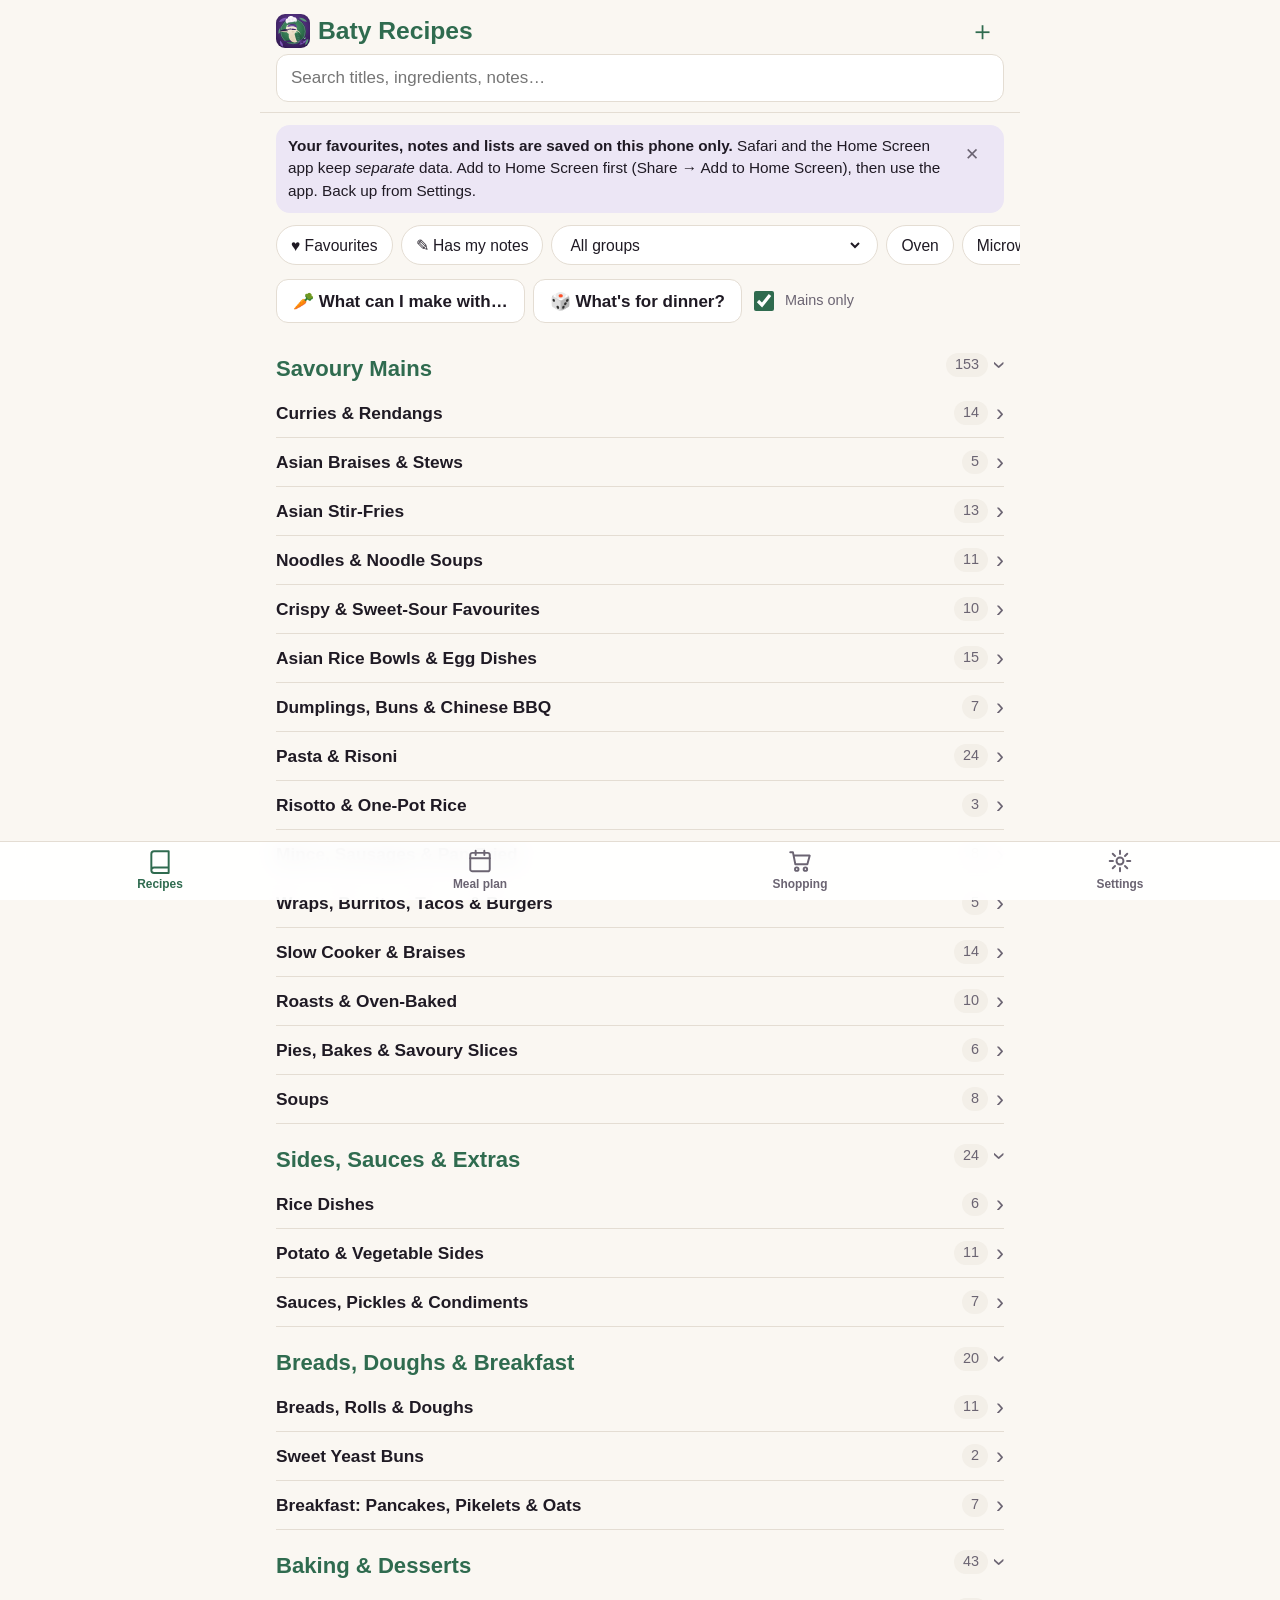
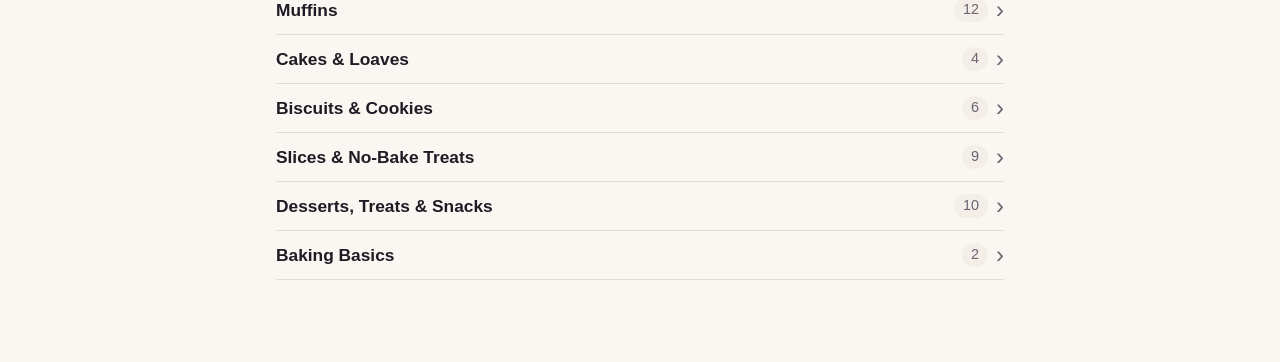
<file: index.html>
<!doctype html>
<html lang="en-AU">
<head>
  <meta charset="utf-8">
  <!-- viewport-fit=cover lets the app use the full iPhone screen; we add safe-area padding in CSS -->
  <meta name="viewport" content="width=device-width, initial-scale=1, viewport-fit=cover">
  <title>Baty Recipes</title>

  <!-- Keep search engines away (see also robots.txt). The site is still public to anyone with the link. -->
  <meta name="robots" content="noindex, nofollow">

  <!-- Installable app (PWA) settings -->
  <link rel="manifest" href="manifest.webmanifest">
  <meta name="theme-color" content="#2f6b4f">
  <meta name="mobile-web-app-capable" content="yes">
  <meta name="apple-mobile-web-app-capable" content="yes">
  <meta name="apple-mobile-web-app-title" content="Baty Recipes">
  <meta name="apple-mobile-web-app-status-bar-style" content="default">
  <link rel="apple-touch-icon" href="icons/apple-touch-icon.png">
  <link rel="icon" type="image/svg+xml" href="icons/icon.svg">
  <link rel="icon" type="image/png" sizes="192x192" href="icons/icon-192.png">

  <link rel="stylesheet" href="css/app.css">
  <link rel="stylesheet" href="css/print.css" media="print">

  <!-- Apply the saved theme and text size before the page draws, so there is no flash -->
  <script>
    try {
      var s = JSON.parse(localStorage.getItem('baty.settings') || '{}');
      if (s.theme === 'light' || s.theme === 'dark') document.documentElement.dataset.theme = s.theme;
      if (s.textSize) document.documentElement.dataset.text = s.textSize;
    } catch (e) { /* storage blocked: defaults are fine */ }
  </script>
</head>
<body>
  <a class="skip" href="#view">Skip to content</a>

  <!-- Each page ("view") is drawn into here by js/app.js -->
  <main id="view" tabindex="-1">
    <p class="loading">Loading recipes…</p>
  </main>

  <!-- Running timers float above the tab bar on every page -->
  <div id="timer-tray" class="timer-tray" aria-live="polite" hidden></div>

  <nav class="tabbar" aria-label="Main">
    <a href="#/" data-tab="home"><svg aria-hidden="true" viewBox="0 0 24 24"><path d="M4 5.5A2.5 2.5 0 0 1 6.5 3H20v15H6.5A2.5 2.5 0 0 0 4 20.5zM4 20.5A2.5 2.5 0 0 0 6.5 23H20v-5"/></svg><span>Recipes</span></a>
    <a href="#/plan" data-tab="plan"><svg aria-hidden="true" viewBox="0 0 24 24"><rect x="3" y="4.5" width="18" height="17" rx="2"/><path d="M3 9.5h18M8 2.5v4M16 2.5v4"/></svg><span>Meal plan</span></a>
    <a href="#/shopping" data-tab="shopping"><svg aria-hidden="true" viewBox="0 0 24 24"><path d="M3 4h2.5l2.2 11h11.1L21 7H6.3"/><circle cx="9" cy="19.5" r="1.6"/><circle cx="17" cy="19.5" r="1.6"/></svg><span>Shopping</span><b class="badge" id="shop-count" hidden></b></a>
    <a href="#/settings" data-tab="settings"><svg aria-hidden="true" viewBox="0 0 24 24"><circle cx="12" cy="12" r="3.2"/><path d="M12 2.5v3M12 18.5v3M2.5 12h3M18.5 12h3M5.3 5.3l2.1 2.1M16.6 16.6l2.1 2.1M5.3 18.7l2.1-2.1M16.6 7.4l2.1-2.1"/></svg><span>Settings</span></a>
  </nav>

  <div id="toast" class="toast" role="status" aria-live="polite" hidden></div>

  <!-- Full-screen alert shown when a timer finishes -->
  <div id="alarm" class="alarm" role="alertdialog" aria-labelledby="alarm-title" hidden>
    <div class="alarm-box">
      <p class="alarm-icon" aria-hidden="true">⏰</p>
      <h2 id="alarm-title">Time's up!</h2>
      <p id="alarm-text"></p>
      <button class="btn primary big" id="alarm-stop">Stop alarm</button>
    </div>
  </div>

  <script type="module" src="js/app.js"></script>
</body>
</html>
</file>
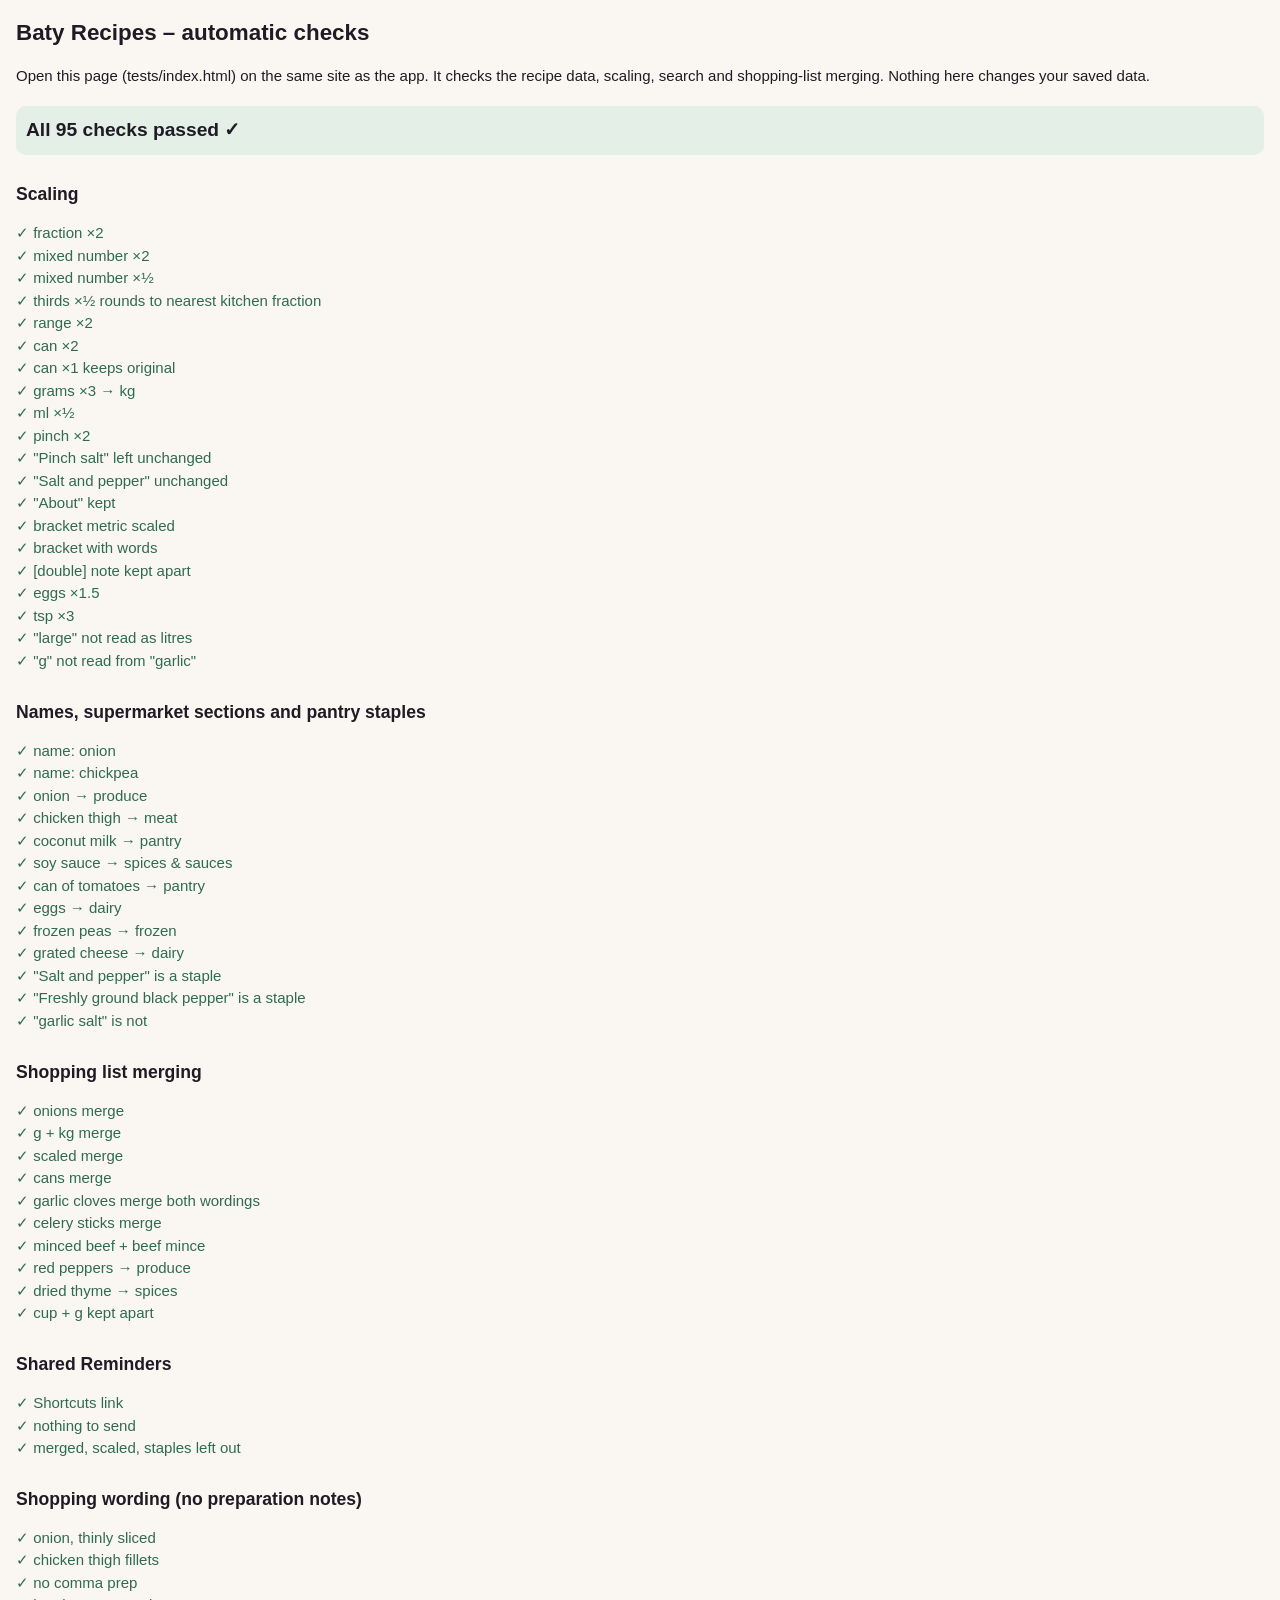
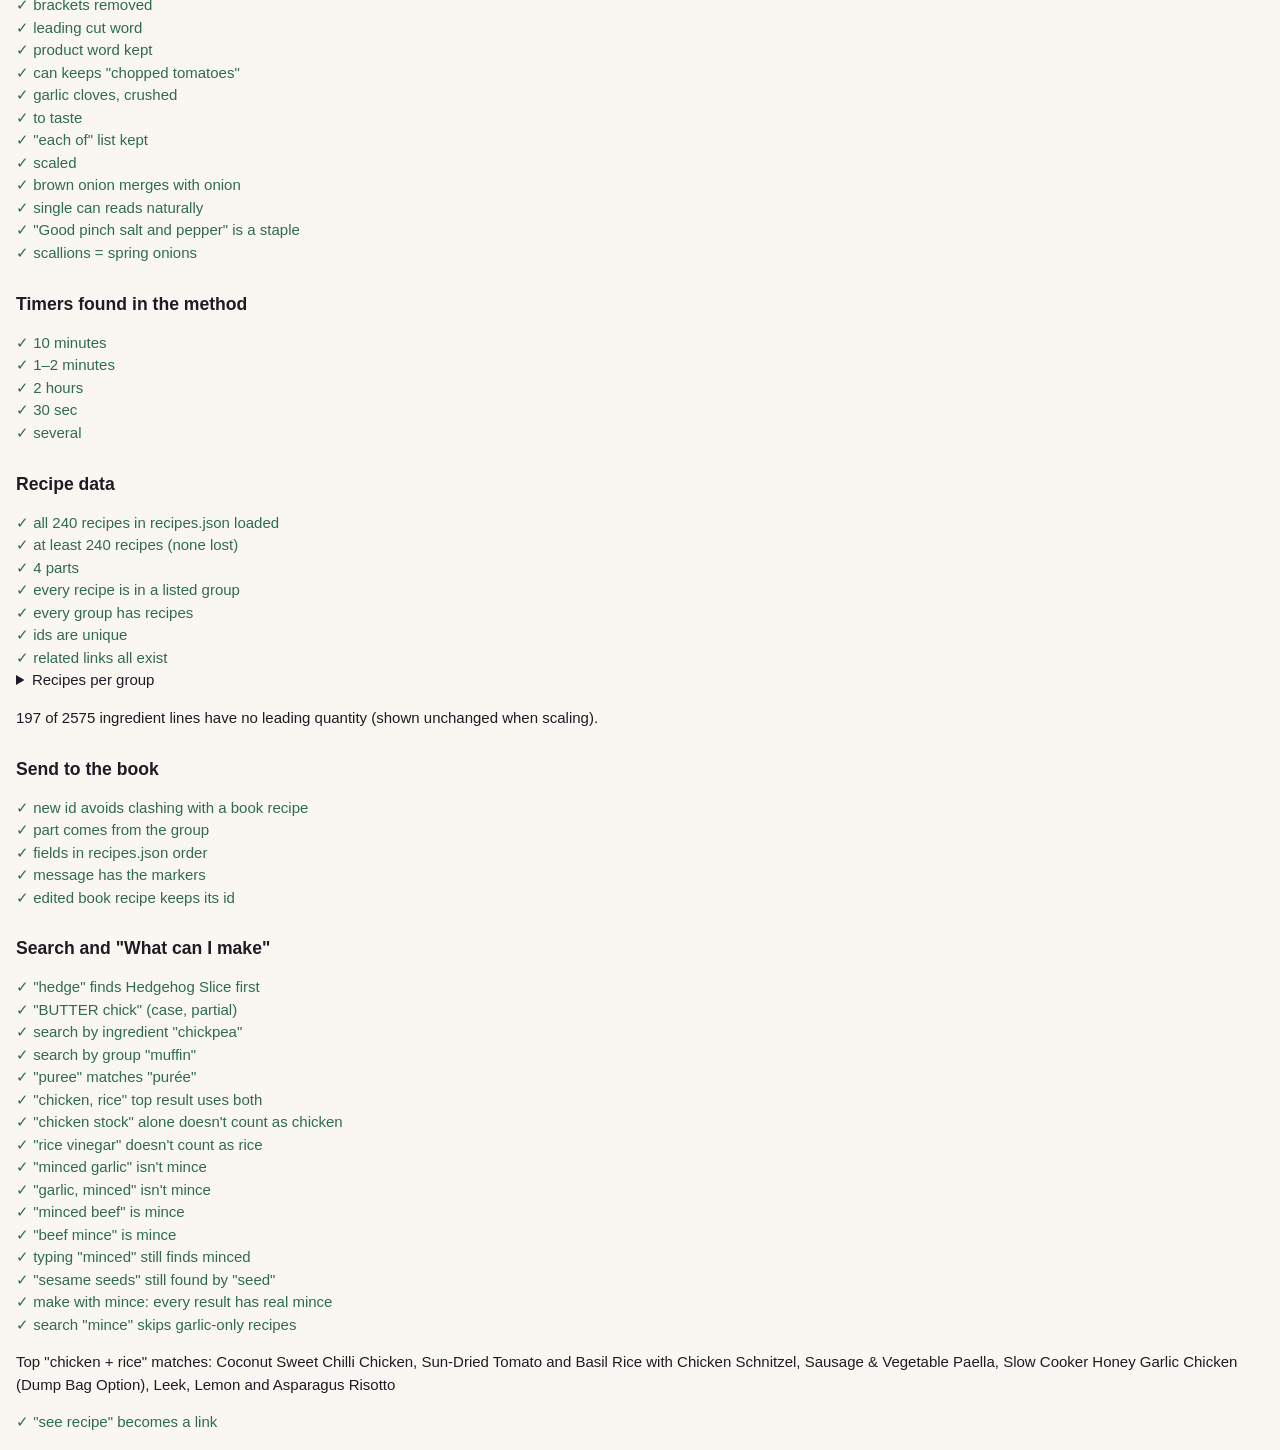
<file: tests/index.html>
<!doctype html>
<html lang="en-AU">
<head>
  <meta charset="utf-8">
  <meta name="viewport" content="width=device-width, initial-scale=1">
  <meta name="robots" content="noindex, nofollow">
  <title>Baty Recipes – checks</title>
  <style>
    body { font: 15px/1.5 -apple-system, Segoe UI, sans-serif; margin: 16px; background: #faf7f2; color: #1f1a24; }
    h1 { font-size: 1.4rem; } h2 { font-size: 1.1rem; margin-top: 1.5em; }
    .pass { color: #2f6b4f; } .fail { color: #b3261e; font-weight: 700; }
    code { background: #eee; padding: 0 4px; border-radius: 4px; }
    #summary { font-size: 1.2rem; font-weight: 700; padding: 10px; border-radius: 10px; background: #e3efe7; }
    #summary.bad { background: #fde2e0; }
  </style>
</head>
<body>
  <h1>Baty Recipes – automatic checks</h1>
  <p>Open this page (tests/index.html) on the same site as the app. It checks the recipe data, scaling, search and shopping-list merging. Nothing here changes your saved data.</p>
  <p id="summary">Running…</p>
  <div id="out"></div>

  <script type="module">
    import { parseLine, scaleLine, combine, sectionFor, isStaple, nameOf } from '../js/ingredients.js';
    import { findDurations } from '../js/timers.js';
    import * as data from '../js/data.js';

    const out = document.getElementById('out');
    let pass = 0, fail = 0;
    const section = (t) => out.insertAdjacentHTML('beforeend', `<h2>${t}</h2>`);
    function check(label, actual, expected) {
      const ok = JSON.stringify(actual) === JSON.stringify(expected);
      ok ? pass++ : fail++;
      out.insertAdjacentHTML('beforeend', `<div class="${ok ? 'pass' : 'fail'}">${ok ? '✓' : '✗'} ${label}` +
        (ok ? '' : ` — got <code>${JSON.stringify(actual)}</code>, expected <code>${JSON.stringify(expected)}</code>`) + '</div>');
    }

    // ---------- Scaling tricky lines ----------
    section('Scaling');
    const s = (line, k) => scaleLine(line, k).text;
    check('fraction ×2', s('1/4 cup Tikka Masala curry paste', 2), '½ cup Tikka Masala curry paste');
    check('mixed number ×2', s('1 1/2 cups milk', 2), '3 cups milk');
    check('mixed number ×½', s('1 1/2 cups milk', 0.5), '¾ cup milk');
    check('thirds ×½ rounds to nearest kitchen fraction', s('1/3 cup water', 0.5), '⅛ cup water');
    check('range ×2', s('2–3 garlic cloves', 2), '4–6 garlic cloves');
    check('can ×2', s('400 g can chickpeas, drained and rinsed', 2), '2 × 400 g cans chickpeas, drained and rinsed');
    check('can ×1 keeps original', s('400 g can chickpeas, drained and rinsed', 1), '400 g can chickpeas, drained and rinsed');
    check('grams ×3 → kg', s('500 g meatballs (beef, chicken, lamb or pork)', 3), '1.5 kg meatballs (beef, chicken, lamb or pork)');
    check('ml ×½', s('200 ml coconut milk', 0.5), '100 ml coconut milk');
    check('pinch ×2', s('1 pinch fresh curly parsley', 2), '2 pinches fresh curly parsley');
    check('"Pinch salt" left unchanged', scaleLine('Pinch white pepper', 2), { text: 'Pinch white pepper', note: '', scaled: false });
    check('"Salt and pepper" unchanged', scaleLine('Salt and pepper', 3).scaled, false);
    check('"About" kept', s('About 1 cup milk', 2), 'About 2 cups milk');
    check('bracket metric scaled', s('4 cups (1 L) chicken stock', 0.5), '2 cups (500 ml) chicken stock');
    check('bracket with words', s('240 g bread flour (215 g if using tangzhong)', 2), '480 g bread flour (430 g if using tangzhong)');
    check('[double] note kept apart', scaleLine('1 Tbsp sugar [double: 2 Tbsp]', 3), { text: '3 Tbsp sugar', note: 'double: 2 Tbsp', scaled: true });
    check('eggs ×1.5', s('2 eggs, room temperature', 1.5), '3 eggs, room temperature');
    check('tsp ×3', s('1/2 tsp salt', 3), '1 ½ tsp salt');
    check('"large" not read as litres', parseLine('1 large egg').unit, null);
    check('"g" not read from "garlic"', parseLine('3 garlic cloves').unit !== 'g', true);

    // ---------- Names, sections, staples ----------
    section('Names, supermarket sections and pantry staples');
    check('name: onion', nameOf('onions, finely chopped'), 'onion');
    check('name: chickpea', parseLine('400 g can chickpeas, drained').name, 'chickpea');
    const sec = (l) => sectionFor(parseLine(l));
    check('onion → produce', sec('1 onion, thinly sliced'), 'produce');
    check('chicken thigh → meat', sec('500 g chicken thighs'), 'meat');
    check('coconut milk → pantry', sec('200 ml coconut milk'), 'pantry');
    check('soy sauce → spices & sauces', sec('1/4 cup soy sauce'), 'spices');
    check('can of tomatoes → pantry', sec('400 g can diced tomatoes'), 'pantry');
    check('eggs → dairy', sec('2 eggs'), 'dairy');
    check('frozen peas → frozen', sec('1 cup frozen peas'), 'frozen');
    check('grated cheese → dairy', sec('1 cup grated cheese'), 'dairy');
    const staples = ['salt', 'pepper', 'black pepper', 'olive oil', 'soy sauce'];
    check('"Salt and pepper" is a staple', isStaple(parseLine('Salt and pepper, to taste'), staples), true);
    check('"Freshly ground black pepper" is a staple', isStaple(parseLine('Freshly ground black pepper'), staples), true);
    check('"garlic salt" is not', isStaple(parseLine('Garlic salt'), staples), false);

    // ---------- Merging ----------
    section('Shopping list merging');
    const items = (arr) => arr.map(([line, scale]) => ({ parsed: parseLine(line), scale, recipeTitle: 'x' }));
    check('onions merge', combine(items([['1 onion, thinly sliced', 1], ['2 onions, diced', 1]])).map((x) => x.text), ['3 onions']);
    check('g + kg merge', combine(items([['500 g beef mince', 1], ['1 kg beef mince', 1]])).map((x) => x.text), ['1.5 kg beef mince']);
    check('scaled merge', combine(items([['1 cup milk', 2], ['1/2 cup milk', 1]])).map((x) => x.text), ['2 ½ cups milk']);
    check('cans merge', combine(items([['400 g can chickpeas', 1], ['400 g can chickpeas, drained', 2]])).map((x) => x.text), ['3 × 400 g cans chickpeas']);
    check('garlic cloves merge both wordings', combine(items([['8 cloves garlic', 1], ['2 garlic cloves, minced', 1]])).map((x) => x.text), ['10 cloves garlic']);
    check('celery sticks merge', combine(items([['2 sticks celery', 1], ['1 celery stick, finely chopped', 1]])).map((x) => x.text), ['3 sticks celery']);
    check('minced beef + beef mince', parseLine('500 g minced beef').name, parseLine('750 g beef mince').name);
    check('red peppers → produce', sectionFor(parseLine('2 red peppers')), 'produce');
    check('dried thyme → spices', sectionFor(parseLine('1 tsp dried thyme')), 'spices');
    const mixed = combine(items([['1 cup grated cheese', 1], ['100 g grated cheese', 1]]));
    check('cup + g kept apart', mixed.length, 2);

    // ---------- Shared Reminders ----------
    section('Shared Reminders');
    const { urlFor } = await import('../js/reminders.js');
    const shopMod = await import('../js/shoplist.js');
    check('Shortcuts link', urlFor(['6 onions', '2 L milk'], 'Baty Reminders'),
      'shortcuts://run-shortcut?name=Baty%20Reminders&input=text&text=6%20onions%0A2%20L%20milk');
    check('nothing to send', urlFor(['  ', ''], 'Baty Reminders'), null);
    const fakeRecipe = { id: 't', title: 'T' };
    const pend = shopMod.pendingLines([
      ...shopMod.itemsFor(fakeRecipe, ['1 onion, diced', 'Salt and pepper', '1 cup milk'], 2),
      ...shopMod.itemsFor(fakeRecipe, ['2 onions'], 1)
    ]).map((l) => l.text);
    check('merged, scaled, staples left out', pend.sort(), ['2 cups milk', '4 onions']);

    // ---------- Shopping wording ----------
    section('Shopping wording (no preparation notes)');
    const { shoppingText } = await import('../js/ingredients.js');
    check('onion, thinly sliced', shoppingText('1 onion, thinly sliced'), '1 onion');
    check('chicken thigh fillets', shoppingText('600 g chicken thigh fillets, quartered/large chunks'), '600 g chicken thigh fillets');
    check('no comma prep', shoppingText('1 large onion, peeled and thinly sliced'), '1 large onion');
    check('brackets removed', shoppingText('500 g meatballs (beef, chicken, lamb or pork)'), '500 g meatballs');
    check('leading cut word', shoppingText('1/4 cup finely chopped onion'), '¼ cup onion');
    check('product word kept', shoppingText('1 cup grated cheese'), '1 cup grated cheese');
    check('can keeps "chopped tomatoes"', shoppingText('2 x 400 g tins chopped tomatoes'), '2 × 400 g cans chopped tomatoes');
    check('garlic cloves, crushed', shoppingText('3 garlic cloves, crushed'), '3 garlic cloves');
    check('to taste', shoppingText('Salt and pepper, to taste'), 'Salt and pepper');
    check('"each of" list kept', shoppingText('1 tsp each of ground ginger, cinnamon, salt and turmeric'), '1 tsp each of ground ginger, cinnamon, salt and turmeric');
    check('scaled', shoppingText('1 1/2 cups milk, warmed', 2), '3 cups milk');
    check('brown onion merges with onion', combine(items([['1 brown onion, finely chopped', 1], ['2 onions', 1]])).map((x) => x.text), ['3 onions']);
    check('single can reads naturally', shoppingText('400 g can kidney beans, drained', 1), '400 g can kidney beans');
    check('"Good pinch salt and pepper" is a staple', isStaple(parseLine('Good pinch salt and pepper'), ['salt', 'pepper']), true);
    check('scallions = spring onions', parseLine('3 scallions').name, parseLine('2 spring onions, sliced').name);

    // ---------- Timers ----------
    section('Timers found in the method');
    const d = (t) => findDurations(t).map((x) => [x.min, x.max]);
    check('10 minutes', d('Simmer for 10 minutes.'), [[600, null]]);
    check('1–2 minutes', d('Cook 1–2 minutes'), [[60, 120]]);
    check('2 hours', d('Leave for 2 hours'), [[7200, null]]);
    check('30 sec', d('Microwave 30 sec'), [[30, null]]);
    check('several', d('Bake 20 minutes, then rest 5 minutes'), [[1200, null], [300, null]]);

    // ---------- Recipe data ----------
    section('Recipe data');
    await data.load('../recipes.json');
    const all = data.all().filter((r) => !r.custom);
    check(`all ${data.meta().count} recipes in recipes.json loaded`, all.length, data.meta().count);
    check('at least 240 recipes (none lost)', all.length >= 240, true);
    check('4 parts', data.parts().length, 4);
    const groups = data.allGroups().map((g) => g.group);
    check('every recipe is in a listed group', all.filter((r) => !groups.includes(r.group)).map((r) => r.id), []);
    check('every group has recipes', groups.filter((g) => !data.byGroup(g).length), []);
    check('ids are unique', new Set(all.map((r) => r.id)).size, all.length);
    check('related links all exist', all.flatMap((r) => (r.related || []).filter((id) => !data.get(id))), []);
    const counts = data.allGroups().map((g) => `${g.group}: ${data.byGroup(g.group).length}`);
    out.insertAdjacentHTML('beforeend', `<details><summary>Recipes per group</summary><ul>${counts.map((c) => `<li>${c}</li>`).join('')}</ul></details>`);
    const unparsed = all.flatMap((r) => r.ingredients.flatMap((g) => g.items)).filter((l) => !parseLine(l).parsed);
    out.insertAdjacentHTML('beforeend', `<p>${unparsed.length} of ${all.reduce((n, r) => n + r.ingredients.reduce((m, g) => m + g.items.length, 0), 0)} ingredient lines have no leading quantity (shown unchanged when scaling).</p>`);

    // ---------- Send to the book ----------
    section('Send to the book');
    const book = await import('../js/book.js');
    const mine = { id: 'my-test-pie', custom: true, title: 'Hedgehog Slice', group: 'Soups', part: 'x', source: null, yield: null, time: null,
      introNotes: [], ingredients: [{ heading: null, items: ['1 cup water'] }], steps: [{ text: 'Boil.', section: undefined }], notes: [], appliances: [] };
    const entry = book.bookEntry(mine);
    check('new id avoids clashing with a book recipe', entry.id, 'hedgehog-slice-2');
    check('part comes from the group', entry.part, 'Savoury Mains');
    check('fields in recipes.json order', Object.keys(entry), ['id', 'title', 'part', 'group', 'source', 'yield', 'time', 'introNotes', 'ingredients', 'steps', 'notes', 'appliances', 'needsCheck']);
    check('message has the markers', book.bookText(mine).includes(book.BEGIN) && book.bookText(mine).includes(book.END), true);
    check('edited book recipe keeps its id', book.bookEntry({ ...data.get('pavlova'), edited: true }).id, 'pavlova');

    // ---------- Search ----------
    section('Search and "What can I make"');
    const titles = (list) => list.slice(0, 3).map((r) => r.id);
    check('"hedge" finds Hedgehog Slice first', data.search('hedge')[0]?.id, 'hedgehog-slice');
    check('"BUTTER chick" (case, partial)', data.search('BUTTER chick').some((r) => r.id === 'butter-chicken-quick'), true);
    check('search by ingredient "chickpea"', data.search('chickpea').some((r) => r.id === 'easy-tikka-meatball-curry'), true);
    check('search by group "muffin"', data.search('muffin').length >= 10, true);
    check('"puree" matches "purée"', data.search('tomato puree').length > 0, true);
    const mk = data.makeWith(['chicken', 'rice']);
    check('"chicken, rice" top result uses both', mk[0].used.length, 2);
    check('"chicken stock" alone doesn\'t count as chicken', data.makeWith(['chicken']).some((x) => x.r.id === 'garlic-butter-rice'), false);
    check('"rice vinegar" doesn\'t count as rice', data.makeWith(['rice']).some((x) => x.r.id === 'ginger-pickled-beets'), false);
    check('"minced garlic" isn\'t mince', data.ingredientMatch('2 tsp minced garlic', 'mince'), false);
    check('"garlic, minced" isn\'t mince', data.ingredientMatch('3 cloves garlic, minced', 'mince'), false);
    check('"minced beef" is mince', data.ingredientMatch('500 g minced beef', 'mince'), true);
    check('"beef mince" is mince', data.ingredientMatch('500 g beef mince', 'mince'), true);
    check('typing "minced" still finds minced', data.ingredientMatch('2 tsp minced garlic', 'minced'), true);
    check('"sesame seeds" still found by "seed"', data.ingredientMatch('1 tbsp sesame seeds', 'seed'), true);
    const mince = data.makeWith(['mince']).map((x) => x.r);
    check('make with mince: every result has real mince', mince.filter((r) => !r.ingredients.flatMap((g) => g.items).some((l) => /mince(?!d)|minced (beef|lamb|pork|chicken|meat)/i.test(l))).map((r) => r.id), []);
    check('search "mince" skips garlic-only recipes', data.search('mince').filter((r) => !/mince/i.test(r.title + r.group) && !r.ingredients.flatMap((g) => g.items).some((l) => /mince(?!d)|minced (beef|lamb|pork|chicken|meat)/i.test(l))).map((r) => r.id), []);
    out.insertAdjacentHTML('beforeend', `<p class="muted">Top "chicken + rice" matches: ${mk.slice(0, 5).map((x) => x.r.title).join(', ')}</p>`);
    check('"see recipe" becomes a link', data.linkify('When set, ice with chocolate icing (see recipe).', data.get('hedgehog-slice')).includes('#/recipe/chocolate-icing'), true);

    const sum = document.getElementById('summary');
    sum.textContent = fail ? `${fail} failed, ${pass} passed` : `All ${pass} checks passed ✓`;
    sum.classList.toggle('bad', !!fail);
    window.__results = { pass, fail };
  </script>
</body>
</html>
</file>
<file: css/app.css>
/* Baty Recipes — styles
   Colours are defined once as variables (light), then swapped for dark mode.
   Sizes use rem so the Text size setting scales everything. */

:root {
  --green: #2f6b4f;
  --green-soft: #e3efe7;
  --purple: #5b3a8c;
  --purple-soft: #ece6f5;
  --bg: #faf7f2;
  --surface: #ffffff;
  --surface-2: #f3efe8;
  --text: #1f1a24;
  --muted: #6b6472;
  --border: #e4ddd3;
  --danger: #b3261e;
  --on-accent: #ffffff; /* text on green/purple fills */
  --warn-bg: #fff2cc;
  --warn-text: #6b4e00;
  --shadow: 0 1px 3px rgb(0 0 0 / 0.08), 0 4px 14px rgb(0 0 0 / 0.05);
  --radius: 14px;
  --tabbar-h: 58px;
  --safe-b: env(safe-area-inset-bottom, 0px);
  --safe-t: env(safe-area-inset-top, 0px);
  color-scheme: light;
  font-size: 17px;
}

/* Dark mode: follow the phone unless you picked Light in Settings */
@media (prefers-color-scheme: dark) {
  :root:not([data-theme="light"]) {
    --green: #7cc69b;
    --green-soft: #1f3328;
    --purple: #b79be0;
    --purple-soft: #2c2240;
    --bg: #17131d;
    --surface: #221c2a;
    --surface-2: #2b2434;
    --text: #f2eef5;
    --muted: #a79fb0;
    --border: #3a3243;
    --danger: #ff8a80;
    --on-accent: #17131d;
    --warn-bg: #4a3b10;
    --warn-text: #ffe08a;
    --shadow: none;
    color-scheme: dark;
  }
}
:root[data-theme="dark"] {
  --green: #7cc69b;
  --green-soft: #1f3328;
  --purple: #b79be0;
  --purple-soft: #2c2240;
  --bg: #17131d;
  --surface: #221c2a;
  --surface-2: #2b2434;
  --text: #f2eef5;
  --muted: #a79fb0;
  --border: #3a3243;
  --danger: #ff8a80;
  --on-accent: #17131d;
  --warn-bg: #4a3b10;
  --warn-text: #ffe08a;
  --shadow: none;
  color-scheme: dark;
}

/* Text size setting */
:root[data-text="small"] { font-size: 15px; }
:root[data-text="large"] { font-size: 19px; }
:root[data-text="xl"] { font-size: 22px; }

/* ---------- Base ---------- */
* { box-sizing: border-box; }
[hidden] { display: none !important; }
html { -webkit-text-size-adjust: 100%; }
body {
  margin: 0;
  background: var(--bg);
  color: var(--text);
  font-family: -apple-system, BlinkMacSystemFont, "SF Pro Text", "Segoe UI", Roboto, Helvetica, Arial, sans-serif;
  line-height: 1.5;
  padding-top: var(--safe-t);
  padding-bottom: calc(var(--tabbar-h) + var(--safe-b) + 16px);
  -webkit-tap-highlight-color: transparent;
}
body.has-timers { padding-bottom: calc(var(--tabbar-h) + var(--safe-b) + 90px); }
main { max-width: 760px; margin: 0 auto; outline: none; }
h1, h2, h3 { line-height: 1.2; margin: 0.9em 0 0.4em; }
h1 { font-size: 1.6rem; }
h2 { font-size: 1.2rem; }
h3 { font-size: 1.02rem; color: var(--purple); }
a { color: var(--green); }
p { margin: 0.5em 0; }
img { max-width: 100%; }
button, input, select, textarea { font: inherit; color: inherit; }
/* 16px+ inputs stop iPhone zooming in when you tap them */
input, select, textarea { font-size: max(16px, 1rem); }
:focus-visible { outline: 3px solid var(--purple); outline-offset: 2px; }

.sr-only, .skip:not(:focus) {
  position: absolute; width: 1px; height: 1px; overflow: hidden; clip: rect(0 0 0 0); white-space: nowrap;
}
.skip:focus { position: fixed; top: 8px; left: 8px; z-index: 99; background: var(--surface); padding: 8px 12px; }
.pad { padding: 16px; }
.pad-x { padding-left: 16px; padding-right: 16px; }
.muted { color: var(--muted); }
.small { font-size: 0.85rem; }
.dim { color: var(--muted); font-size: 0.9em; }
.hint { color: var(--purple); font-size: 0.82em; white-space: nowrap; }
.empty { color: var(--muted); text-align: center; padding: 24px 16px; }
.loading { padding: 40px 16px; text-align: center; color: var(--muted); }
.row { display: flex; align-items: center; }
.row.wrap { flex-wrap: wrap; }
.gap { gap: 8px; }
.grow { flex: 1; }
.stack { display: grid; gap: 8px; margin: 12px 0; }
.print-only { display: none; }
.warn-text { color: var(--warn-text); background: var(--warn-bg); padding: 8px 12px; border-radius: 10px; }

/* ---------- Buttons ---------- */
.btn {
  display: inline-flex; align-items: center; justify-content: center; gap: 6px;
  min-height: 44px; padding: 8px 16px;
  border-radius: 12px; border: 1px solid var(--border);
  background: var(--surface); color: var(--text);
  text-decoration: none; font-weight: 600; cursor: pointer;
}
.btn:active { transform: scale(0.98); }
.btn.primary { background: var(--green); border-color: var(--green); color: #fff; }
:root[data-theme="dark"] .btn.primary { color: #10251a; }
@media (prefers-color-scheme: dark) { :root:not([data-theme="light"]) .btn.primary { color: #10251a; } }
.btn.ghost { background: transparent; border-color: transparent; color: var(--green); }
.btn.danger { color: var(--danger); border-color: color-mix(in srgb, var(--danger) 40%, transparent); }
.btn.big { min-height: 54px; font-size: 1.1rem; padding: 10px 22px; }
.btn.small { min-height: 36px; padding: 4px 12px; font-size: 0.9rem; }
.btn[disabled] { opacity: 0.45; pointer-events: none; }
.icon-btn {
  display: inline-flex; align-items: center; justify-content: center;
  min-width: 44px; min-height: 44px; border: 0; background: transparent; color: var(--muted);
  border-radius: 12px; font-size: 1.3rem; text-decoration: none; cursor: pointer;
}
.icon-btn.small { min-width: 40px; min-height: 40px; font-size: 1rem; }
.linkish { background: none; border: 0; padding: 4px; color: var(--green); text-decoration: underline; cursor: pointer; }

/* ---------- Header + search ---------- */
.top { padding: 8px 16px 10px; background: var(--bg); position: sticky; top: 0; z-index: 5; border-bottom: 1px solid var(--border); }
.top-row { display: flex; align-items: center; justify-content: space-between; }
.top h1 { margin: 6px 0; font-size: 1.45rem; }
.brand { display: flex; align-items: center; gap: 8px; color: var(--green); }
.brand img { border-radius: 9px; }
.top .icon-btn { color: var(--green); font-size: 1.6rem; }
.search input, .top input[type="text"], .panel input[type="text"], .card input[type="text"] {
  width: 100%; min-height: 46px; padding: 10px 14px;
  border-radius: 12px; border: 1px solid var(--border); background: var(--surface);
}
.search input { -webkit-appearance: none; appearance: none; }
form.row input { flex: 1; min-width: 0; }

.tip { display: flex; gap: 8px; align-items: flex-start; margin: 12px 16px 0; padding: 10px 12px;
  background: var(--purple-soft); border-radius: var(--radius); font-size: 0.9rem; }
.tip p { margin: 0; flex: 1; }
.tip.inline { margin: 8px 0; }
.tip.ok { background: var(--green-soft); }
.book-card .tip { flex-direction: column; gap: 8px; }

/* ---------- Chips ---------- */
.chips { display: flex; gap: 8px; padding: 12px 16px 4px; overflow-x: auto; scrollbar-width: none; list-style: none; margin: 0; }
.chips::-webkit-scrollbar { display: none; }
.chips.wrap { flex-wrap: wrap; overflow: visible; padding-left: 0; padding-right: 0; }
.chip {
  flex: 0 0 auto; display: inline-flex; align-items: center; gap: 4px;
  min-height: 40px; padding: 6px 14px; border-radius: 999px;
  border: 1px solid var(--border); background: var(--surface); color: var(--text);
  font-size: 0.92rem; white-space: nowrap; cursor: pointer;
}
.chip[aria-pressed="true"], .chip.on { background: var(--green); border-color: var(--green); color: #fff; }
:root[data-theme="dark"] .chip[aria-pressed="true"], :root[data-theme="dark"] .chip.on { color: #10251a; }
@media (prefers-color-scheme: dark) { :root:not([data-theme="light"]) .chip[aria-pressed="true"], :root:not([data-theme="light"]) .chip.on { color: #10251a; } }
.select-chip select { border: 0; background: transparent; color: inherit; font-size: 0.92rem; max-width: 52vw; }
.check-chip input { width: 18px; height: 18px; }

.quick { display: flex; gap: 8px; flex-wrap: wrap; padding: 10px 16px; align-items: center; }
.dinner { display: inline-flex; align-items: center; gap: 8px; flex-wrap: wrap; }
.check { display: flex; align-items: center; gap: 8px; min-height: 44px; }
.check input { width: 20px; height: 20px; accent-color: var(--green); }
.check.small { min-height: 0; font-size: 0.85rem; color: var(--muted); }

/* ---------- Lists ---------- */
.list { list-style: none; margin: 0; padding: 0; }
.recipe-row {
  display: grid; grid-template-columns: 1fr auto; align-items: center; column-gap: 8px;
  min-height: 52px; padding: 10px 12px; margin: 6px 0;
  background: var(--surface); border: 1px solid var(--border); border-radius: 12px;
  color: var(--text); text-decoration: none;
}
.rr-title { font-weight: 600; grid-column: 1; }
.rr-sub { grid-column: 1; color: var(--muted); font-size: 0.85rem; }
.rr-badges { grid-column: 2; grid-row: 1 / span 2; display: flex; gap: 6px; align-items: center; }
.i-fav { color: #d33f6a; }
.i-stars { color: #d49b00; font-size: 0.8rem; letter-spacing: -1px; }
.i-note { color: var(--purple); }
.uses { display: block; color: var(--green); }
.tag { display: inline-block; font-size: 0.75rem; padding: 2px 8px; border-radius: 999px; background: var(--purple-soft); color: var(--purple); margin-right: 4px; }
.tag.warn { background: var(--warn-bg); color: var(--warn-text); }
.result-count { margin: 4px 0; }
.h-small { font-size: 0.85rem; text-transform: uppercase; letter-spacing: 0.05em; color: var(--muted); margin: 12px 0 6px; }

.hscroll { display: flex; gap: 8px; overflow-x: auto; padding-bottom: 4px; scrollbar-width: none; }
.hscroll::-webkit-scrollbar { display: none; }
.card-link { flex: 0 0 auto; max-width: 62vw; padding: 10px 14px; border-radius: 12px; background: var(--green-soft);
  color: var(--text); text-decoration: none; font-weight: 600; font-size: 0.92rem; white-space: nowrap; overflow: hidden; text-overflow: ellipsis; }

/* Collapsible parts and groups */
details.part { margin: 8px 16px; }
details.part > summary, details.group > summary {
  list-style: none; display: flex; align-items: center; justify-content: space-between; cursor: pointer;
  min-height: 48px;
}
details summary::-webkit-details-marker { display: none; }
details.part > summary h2 { margin: 12px 0 4px; color: var(--green); font-size: 1.3rem; }
details.part > summary::after, details.group > summary::after { content: "›"; font-size: 1.4rem; color: var(--muted); transition: transform 0.2s; margin-left: 8px; }
details[open] > summary::after { transform: rotate(90deg); }
details.part > summary h2 { flex: 1; }
details.group { border-bottom: 1px solid var(--border); }
details.group > summary h3 { margin: 0; flex: 1; font-size: 1.02rem; color: var(--text); font-weight: 600; }
details.group[open] { padding-bottom: 8px; }
.count { color: var(--muted); font-size: 0.85rem; background: var(--surface-2); border-radius: 999px; padding: 1px 9px; }

.panel { background: var(--surface); border-top: 1px solid var(--border); border-bottom: 1px solid var(--border); padding-top: 4px; padding-bottom: 12px; margin-bottom: 8px; }
.panel h2 { margin-top: 10px; }

/* ---------- Recipe page ---------- */
.back { display: inline-flex; align-items: center; min-height: 44px; color: var(--green); text-decoration: none; font-weight: 600; }
.recipe-head h1 { margin-top: 0.1em; font-size: 1.75rem; }
.eyebrow { color: var(--purple); font-size: 0.85rem; font-weight: 600; margin: 0; }
.source { color: var(--muted); font-style: italic; }
.yield span { margin-right: 12px; }
.actions {
  display: grid; grid-template-columns: repeat(6, 1fr); gap: 4px; padding: 8px 12px;
  border-top: 1px solid var(--border); border-bottom: 1px solid var(--border); margin: 8px 0;
}
.act {
  display: flex; flex-direction: column; align-items: center; gap: 2px; min-height: 56px; padding: 6px 2px;
  background: none; border: 0; border-radius: 10px; color: var(--text); text-decoration: none; font-size: 0.72rem; cursor: pointer;
}
.act span { font-size: 1.35rem; line-height: 1.2; }
.act.on span { color: #d33f6a; }
.stars { display: flex; gap: 2px; }
.stars button { min-width: 44px; min-height: 44px; border: 0; background: none; font-size: 1.6rem; color: #d49b00; cursor: pointer; padding: 0; }
.appliances { display: flex; flex-wrap: wrap; gap: 6px; align-items: center; margin: 4px 0 8px; }
.appliances .chip { min-height: 36px; padding: 4px 12px; }
.intro p { background: var(--green-soft); padding: 10px 12px; border-radius: 12px; }

.section-head { display: flex; align-items: center; justify-content: space-between; gap: 8px; flex-wrap: wrap; }
.scaler { display: inline-flex; border: 1px solid var(--border); border-radius: 12px; overflow: hidden; background: var(--surface); }
.scaler button { min-width: 48px; min-height: 44px; border: 0; background: transparent; font-weight: 600; cursor: pointer; padding: 0 10px; }
.scaler button + button { border-left: 1px solid var(--border); }
.scaler button[aria-pressed="true"] { background: var(--purple); color: var(--on-accent); }
.scale-note { margin-top: 0; }
.unscaled-mark { color: var(--purple); font-weight: 700; }

.ing-list { list-style: none; padding: 0; margin: 0 0 8px; }
.ing-list li { padding: 8px 0 8px 18px; border-bottom: 1px dashed var(--border); position: relative; }
.ing-list li::before { content: "•"; position: absolute; left: 2px; color: var(--green); font-weight: 700; }
.ing-list li.unscaled::before { content: "◦"; color: var(--purple); }
.ing-list li.unscaled { text-decoration: underline dotted color-mix(in srgb, var(--purple) 50%, transparent); text-underline-offset: 4px; }
.pick { display: flex; gap: 10px; align-items: flex-start; cursor: pointer; }
.pick input { width: 22px; height: 22px; margin-top: 2px; accent-color: var(--green); flex: 0 0 auto; }
.ingredients .row { margin: 10px 0 4px; flex-wrap: wrap; }

/* Numbers come from the list itself (counter "list-item"), so <ol start="5"> continues after a section heading */
.steps { padding-left: 0; list-style: none; margin: 0; }
.steps li { position: relative; padding: 10px 0 10px 44px; border-bottom: 1px solid var(--border); }
.steps li::before {
  content: counter(list-item); position: absolute; left: 0; top: 10px;
  width: 30px; height: 30px; border-radius: 50%; display: grid; place-items: center;
  background: var(--purple); color: #fff; font-weight: 700; font-size: 0.85rem;
}
:root[data-theme="dark"] .steps li::before { color: #1b1426; }
@media (prefers-color-scheme: dark) { :root:not([data-theme="light"]) .steps li::before { color: #1b1426; } }
.timer-chip {
  display: inline-flex; align-items: center; gap: 2px; min-height: 34px; padding: 2px 10px; margin: 2px 0;
  border-radius: 999px; border: 1px solid var(--green); background: var(--green-soft); color: var(--text);
  font-weight: 600; font-size: 0.92em; cursor: pointer;
}
.notes p { padding-left: 12px; border-left: 3px solid var(--purple); }
.my-notes textarea, .edit textarea, .share-text {
  width: 100%; padding: 10px 12px; border: 1px solid var(--border); border-radius: 12px; background: var(--surface); resize: vertical;
}
.made-list { list-style: none; padding: 0; margin: 0; }
.made-list li { display: flex; justify-content: space-between; align-items: center; border-bottom: 1px solid var(--border); }

.scroll-x { overflow-x: auto; -webkit-overflow-scrolling: touch; }
table { border-collapse: collapse; width: 100%; font-size: 0.92rem; background: var(--surface); }
th, td { border: 1px solid var(--border); padding: 6px 8px; text-align: left; white-space: nowrap; }
thead th { background: var(--green-soft); }
tbody th { font-weight: 600; }
/* Keep the ingredient column visible while scrolling sideways on a phone */
tbody th, thead th:first-child { position: sticky; left: 0; background: var(--surface); z-index: 1; }
thead th:first-child { background: var(--green-soft); }

/* ---------- Cook mode ---------- */
body[data-view="cook"] .tabbar { display: none; }
body[data-view="cook"] { padding-bottom: calc(var(--safe-b) + 8px); }
body[data-view="cook"].has-timers { padding-bottom: calc(var(--safe-b) + 80px); }
body[data-view="cook"] .timer-tray { bottom: calc(var(--safe-b) + 92px); }
.cook { min-height: calc(100vh - var(--safe-t)); min-height: calc(100dvh - var(--safe-t)); display: flex; flex-direction: column; padding: 0 16px; }
.cook-top { display: flex; align-items: center; justify-content: space-between; gap: 8px; padding: 8px 0; }
.cook-title { font-size: 1rem; margin: 0; text-align: center; flex: 1; color: var(--muted); font-weight: 600; overflow: hidden; text-overflow: ellipsis; white-space: nowrap; }
.cook-wake { background: var(--warn-bg); color: var(--warn-text); padding: 8px 12px; border-radius: 10px; font-size: 0.85rem; }
.cook-step { flex: 1; display: flex; flex-direction: column; justify-content: center; }
.cook-count { color: var(--purple); font-weight: 700; margin: 8px 0; }
.cook-text { font-size: 1.6rem; line-height: 1.45; padding: 16px; border-radius: var(--radius); background: var(--surface); border: 2px solid var(--border); cursor: pointer; }
.cook-text.ticked { border-color: var(--green); background: var(--green-soft); }
.cook-text.ticked::after { content: " ✓"; color: var(--green); font-weight: 700; }
.cook-text .timer-chip { font-size: 1.1rem; min-height: 44px; }
.dots { display: flex; gap: 5px; flex-wrap: wrap; justify-content: center; margin: 12px 0; }
.dots span { width: 9px; height: 9px; border-radius: 50%; background: var(--border); }
.dots span.done { background: var(--green); }
.dots span.cur { background: var(--purple); transform: scale(1.35); }
.cook-ing { flex: 1; font-size: 1.25rem; }
.cook-ing ul { list-style: none; padding: 0; margin: 0 0 10px; }
.tickable { cursor: pointer; }
.cook-ing li { padding: 12px 8px; border-bottom: 1px solid var(--border); border-radius: 8px; }
.cook-ing li.ticked { color: var(--muted); text-decoration: line-through; background: var(--green-soft); }
.cook-nav { display: grid; grid-template-columns: 1fr 1.6fr; gap: 10px; padding: 12px 0 calc(8px); position: sticky; bottom: 0; background: var(--bg); }

/* ---------- Shopping ---------- */
.toolbar { display: flex; gap: 8px; flex-wrap: wrap; margin: 12px 0; }
.toolbar.end { margin-top: 20px; }
.shop-section h2 { color: var(--green); font-size: 1.05rem; text-transform: uppercase; letter-spacing: 0.04em; }
.shop-list { list-style: none; margin: 0; padding: 0; background: var(--surface); border: 1px solid var(--border); border-radius: var(--radius); }
.shop-row { display: flex; align-items: center; border-bottom: 1px solid var(--border); }
.shop-row:last-child { border-bottom: 0; }
.tick { flex: 1; display: flex; gap: 12px; align-items: flex-start; text-align: left; min-height: 52px; padding: 10px 12px; background: none; border: 0; cursor: pointer; }
.box { flex: 0 0 auto; width: 24px; height: 24px; border-radius: 7px; border: 2px solid var(--green); display: grid; place-items: center; color: #fff; font-weight: 800; font-size: 0.85rem; margin-top: 1px; }
.checked .box { background: var(--green); }
.shop-text { display: flex; flex-direction: column; gap: 2px; }
.shop-line { display: block; }
.checked .shop-line { text-decoration: line-through; color: var(--muted); }
.from { display: block; color: var(--muted); font-size: 0.8rem; }
.shop-line .from { display: inline; }
.staples .shop-row { opacity: 0.55; }
.staples h2 { color: var(--muted); }

/* ---------- Planner ---------- */
.week-nav { display: flex; align-items: center; justify-content: space-between; gap: 8px; }
.week-nav .icon-btn { font-size: 1.8rem; color: var(--green); }
.week-label { text-align: center; display: flex; flex-direction: column; }
.week { list-style: none; margin: 0; padding: 0 16px; }
.day { background: var(--surface); border: 1px solid var(--border); border-radius: var(--radius); padding: 4px 12px 8px; margin: 10px 0; }
.day.today { border-color: var(--purple); box-shadow: 0 0 0 1px var(--purple); }
.day-head { display: flex; justify-content: space-between; align-items: center; }
.day-head h2 { font-size: 1.05rem; margin: 8px 0; }
.day-list { list-style: none; margin: 0; padding: 0; }
.plan-entry { display: flex; align-items: center; gap: 6px; border-top: 1px solid var(--border); min-height: 48px; }
.plan-title { flex: 1; font-weight: 600; text-decoration: none; color: var(--text); padding: 8px 0; }
.plan-own { background: none; border: 0; text-align: left; font: inherit; font-weight: 600; cursor: pointer; min-height: 44px; }
.plan-own::after { content: " ✎"; color: var(--muted); font-weight: 400; font-size: .85em; }
.pick-own .pick-item { color: var(--green); }
.scale-btn { min-width: 44px; min-height: 36px; border: 1px solid var(--border); border-radius: 10px; background: var(--surface-2); font-weight: 700; font-size: 0.85rem; cursor: pointer; }
.label-btn { border: 0; border-radius: 999px; background: var(--purple-soft); color: var(--purple); font-size: 0.75rem; font-weight: 700; padding: 4px 10px; min-height: 32px; cursor: pointer; text-transform: uppercase; letter-spacing: 0.03em; }

/* ---------- Settings ---------- */
.card { background: var(--surface); border: 1px solid var(--border); border-radius: var(--radius); margin: 12px 16px; padding-top: 2px; padding-bottom: 12px; }
.card h2 { color: var(--green); }
.field-label { font-weight: 600; margin: 12px 0 6px; }
.seg { display: flex; border: 1px solid var(--border); border-radius: 12px; overflow: hidden; }
.seg-opt { flex: 1; }
.seg-opt input { position: absolute; opacity: 0; pointer-events: none; }
.seg-opt span { display: flex; align-items: center; justify-content: center; min-height: 44px; cursor: pointer; font-weight: 600; }
.seg-opt + .seg-opt > span { border-left: 1px solid var(--border); }
.seg-opt input:checked + span { background: var(--purple); color: var(--on-accent); }
.seg-opt input:focus-visible + span { outline: 3px solid var(--purple); outline-offset: -3px; }
.staple-list { margin: 10px 0; }
.howto { margin-top: 8px; }
.howto summary { min-height: 44px; display: flex; align-items: center; cursor: pointer; color: var(--green); }
.howto ol { padding-left: 1.3em; margin: 4px 0 8px; }
.howto li { margin: 4px 0; }
.howto h3 { margin-top: 12px; }
.about { display: grid; grid-template-columns: auto 1fr; gap: 4px 12px; }
.about dt { color: var(--muted); }
.about dd { margin: 0; font-weight: 600; }

/* ---------- Edit ---------- */
.field { display: flex; flex-direction: column; gap: 4px; margin: 12px 0; font-weight: 600; border: 0; padding: 0; }
.field input, .field select { min-height: 46px; padding: 8px 12px; border: 1px solid var(--border); border-radius: 12px; background: var(--surface); font-weight: 400; }
.field textarea { font-weight: 400; }
.field legend { padding: 0; margin-bottom: 6px; }

/* ---------- Tab bar ---------- */
.tabbar {
  position: fixed; left: 0; right: 0; bottom: 0; z-index: 20;
  display: grid; grid-template-columns: repeat(4, 1fr);
  padding-bottom: var(--safe-b);
  background: color-mix(in srgb, var(--surface) 92%, transparent);
  -webkit-backdrop-filter: blur(12px); backdrop-filter: blur(12px);
  border-top: 1px solid var(--border);
}
.tabbar a { position: relative; display: flex; flex-direction: column; align-items: center; justify-content: center; gap: 2px;
  height: var(--tabbar-h); color: var(--muted); text-decoration: none; font-size: 0.7rem; font-weight: 600; }
.tabbar svg { width: 26px; height: 26px; fill: none; stroke: currentColor; stroke-width: 1.8; stroke-linecap: round; stroke-linejoin: round; }
.tabbar a[aria-current="page"] { color: var(--green); }
.badge { position: absolute; top: 5px; left: calc(50% + 6px); min-width: 18px; height: 18px; padding: 0 5px; border-radius: 9px;
  background: var(--purple); color: var(--on-accent); font-size: 0.68rem; display: grid; place-items: center; }

/* ---------- Timers ---------- */
.timer-tray {
  position: fixed; left: 8px; right: 8px; z-index: 19;
  bottom: calc(var(--tabbar-h) + var(--safe-b) + 6px);
  display: flex; gap: 6px; overflow-x: auto; scrollbar-width: none;
}
.timer { flex: 0 0 auto; display: flex; align-items: center; background: var(--purple); color: #fff; border-radius: 14px; box-shadow: var(--shadow); }
:root[data-theme="dark"] .timer { color: #1b1426; }
@media (prefers-color-scheme: dark) { :root:not([data-theme="light"]) .timer { color: #1b1426; } }
.timer.paused { opacity: 0.7; }
.timer-main { display: flex; flex-direction: column; align-items: flex-start; border: 0; background: none; color: inherit; padding: 6px 10px; min-height: 52px; cursor: pointer; }
.timer-time { font-size: 1.2rem; font-weight: 800; font-variant-numeric: tabular-nums; }
.timer-label { font-size: 0.7rem; max-width: 40vw; overflow: hidden; text-overflow: ellipsis; white-space: nowrap; }
.timer-btn { border: 0; background: rgb(255 255 255 / 0.15); color: inherit; min-width: 44px; min-height: 52px; font-weight: 700; cursor: pointer; }
.timer-btn:last-child { border-radius: 0 14px 14px 0; }

.alarm { position: fixed; inset: 0; z-index: 100; background: rgb(20 10 30 / 0.85); display: grid; place-items: center; padding: 24px; }
.alarm[hidden] { display: none; }
.alarm-box { background: var(--surface); border-radius: 22px; padding: 24px; text-align: center; max-width: 360px; width: 100%; animation: pulse 1s infinite alternate; }
.alarm-icon { font-size: 3.5rem; margin: 0; }
.alarm-box h2 { font-size: 1.8rem; margin-top: 0.2em; }
@keyframes pulse { from { transform: scale(1); } to { transform: scale(1.03); } }
@media (prefers-reduced-motion: reduce) { .alarm-box { animation: none; } }

/* ---------- Toast + dialogs ---------- */
.toast {
  position: fixed; left: 12px; right: 12px; z-index: 50; bottom: calc(var(--tabbar-h) + var(--safe-b) + 12px);
  margin: 0 auto; max-width: 520px;
  display: flex; align-items: center; gap: 12px; justify-content: space-between;
  background: #2a2232; color: #fff; padding: 12px 14px; border-radius: 14px; box-shadow: 0 6px 24px rgb(0 0 0 / 0.25);
}
.toast[hidden] { display: none; }
body.has-timers .toast { bottom: calc(var(--tabbar-h) + var(--safe-b) + 76px); }
.toast-btn { border: 0; background: none; color: #b8f0cf; font-weight: 700; min-height: 40px; padding: 0 6px; cursor: pointer; }

dialog.sheet {
  width: min(560px, calc(100vw - 24px)); max-height: 85vh; border: 0; border-radius: 20px; padding: 16px 18px;
  background: var(--surface); color: var(--text); box-shadow: 0 10px 40px rgb(0 0 0 / 0.3);
}
dialog.sheet::backdrop { background: rgb(20 10 30 / 0.5); }
dialog.sheet h2 { margin-top: 0.2em; }
dialog.tall { height: 85vh; }
dialog.tall form { display: flex; flex-direction: column; height: 100%; }
.big-title { font-size: 1.6rem; color: var(--green); }
.day-grid { display: grid; grid-template-columns: repeat(2, 1fr); gap: 6px; margin: 12px 0; }
.day-btn { min-height: 46px; }
.pick-search { min-height: 46px; padding: 8px 12px; border: 1px solid var(--border); border-radius: 12px; background: var(--surface-2); width: 100%; margin: 8px 0; }
.pick-list { list-style: none; padding: 0; margin: 0 0 8px; overflow-y: auto; flex: 1; }
.pick-item { width: 100%; display: flex; flex-direction: column; align-items: flex-start; text-align: left; min-height: 50px; padding: 8px 4px; border: 0; border-bottom: 1px solid var(--border); background: none; font-weight: 600; cursor: pointer; }

/* Wider screens (iPad, desktop) */
@media (min-width: 700px) {
  .actions { grid-template-columns: repeat(6, auto); justify-content: start; gap: 12px; }
  .cook-text { font-size: 2rem; }
}
</file>
<file: css/print.css>
/* Clean single-recipe print layout (loaded only when printing). */
@page { margin: 15mm; }
:root { font-size: 11pt; }
body { background: #fff !important; color: #000 !important; padding: 0 !important; }
.tabbar, .timer-tray, .toast, .alarm, .no-print, .skip, .scaler, .top, .tip, dialog { display: none !important; }
.print-only { display: block !important; }
main { max-width: none; }
.pad-x { padding-left: 0; padding-right: 0; }
h1 { font-size: 20pt; margin: 0 0 4pt; }
h2 { font-size: 13pt; margin: 12pt 0 4pt; color: #000; border-bottom: 1px solid #999; }
h3 { color: #000; }
.recipe-head .eyebrow, .source { color: #444; }
.intro p { background: none; border-left: 2px solid #999; padding: 0 0 0 8pt; }
.ingredients { columns: 2; column-gap: 24pt; }
.ingredients h2, .ingredients .scale-note { column-span: all; }
.ing-list li { border: 0; padding: 1pt 0 1pt 12pt; break-inside: avoid; }
.ing-list li.unscaled { text-decoration: none; }
.steps li { border: 0; padding: 3pt 0 3pt 26pt; break-inside: avoid; }
.steps li::before { background: none; color: #000; border: 1px solid #000; width: 18pt; height: 18pt; top: 3pt; }
.timer-chip { border: 0; background: none; padding: 0; font-weight: normal; min-height: 0; margin: 0; }
.notes p { border-left: 2px solid #999; }
a { color: #000; text-decoration: none; }
table { font-size: 9pt; }
th, td { border-color: #999; }
thead th { background: #eee; }
.hint { color: #444; }
</file>
